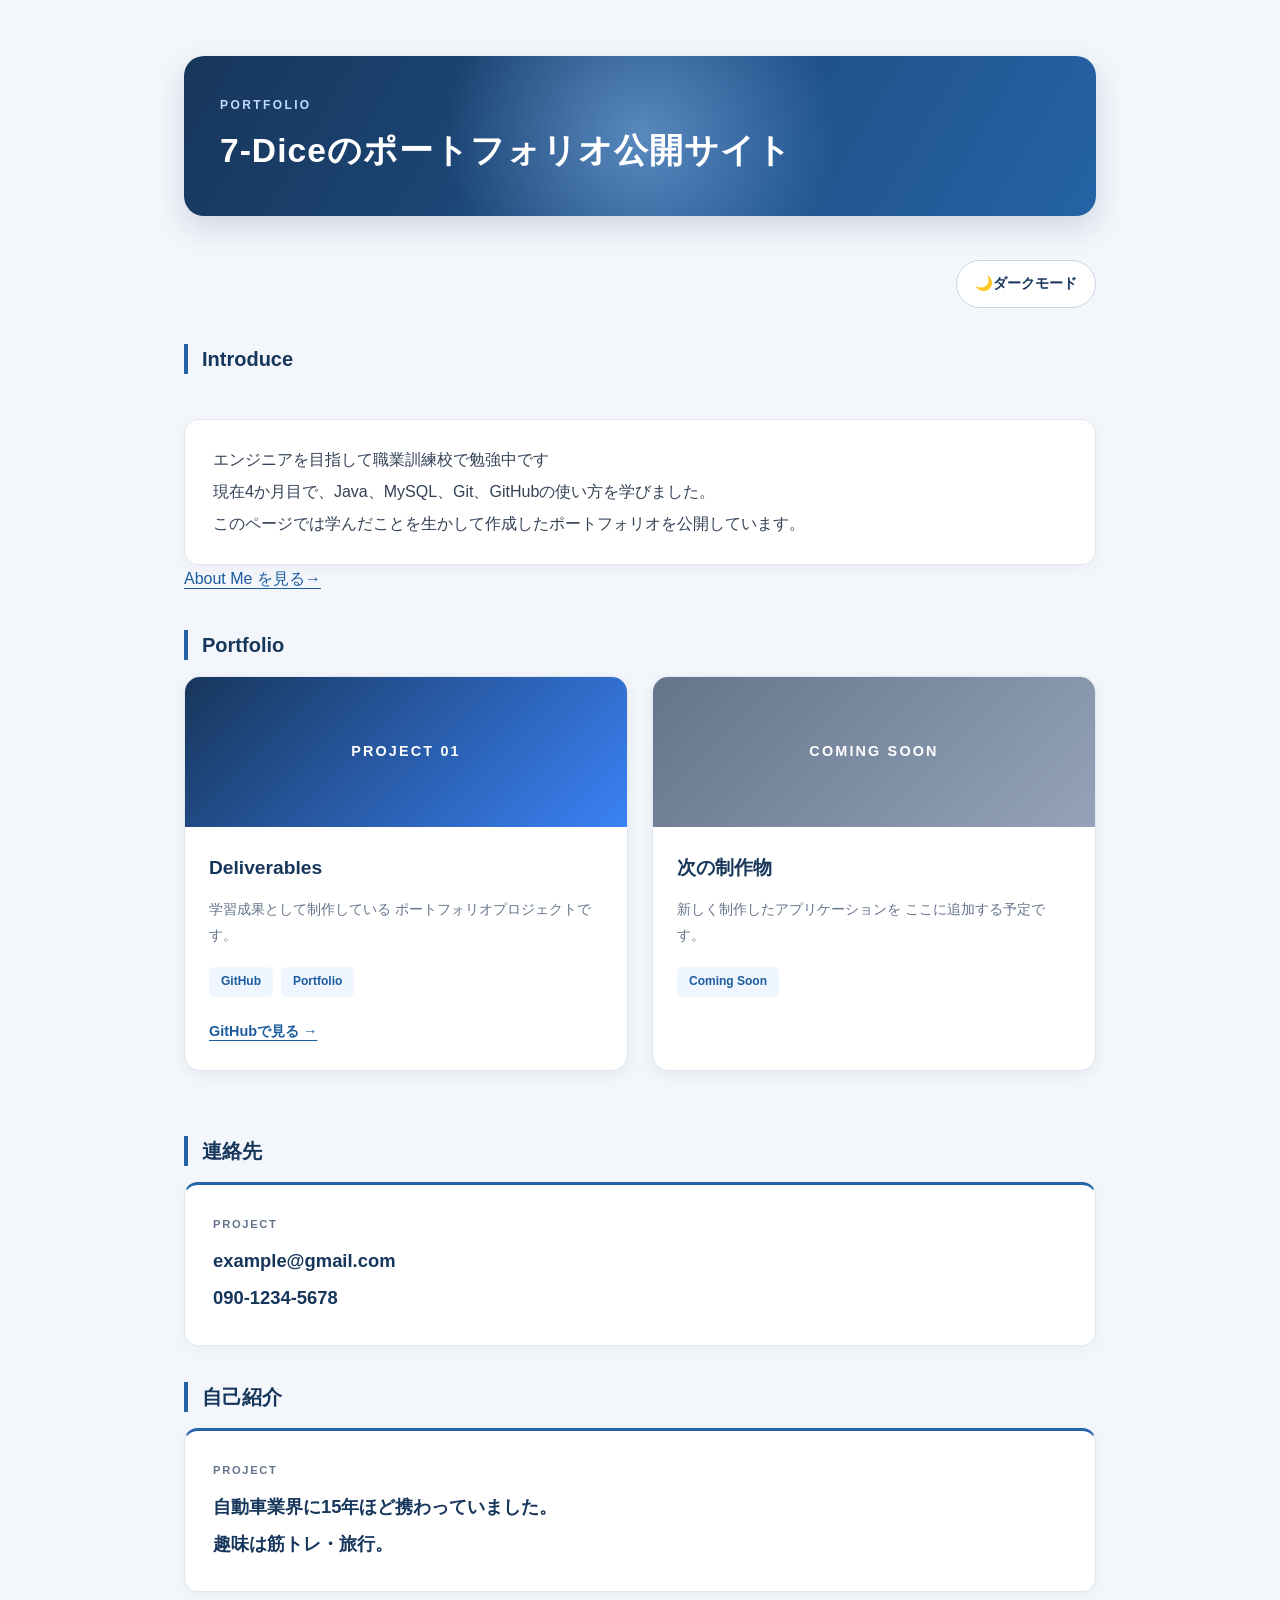
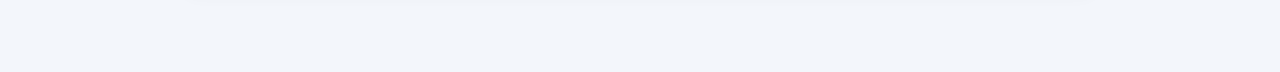
<file: index.html>
<!DOCTYPE html>
<html lang="ja">
<head>
    <meta charset="UTF-8">
    <meta name="viewport" content="width=device-width, initial-scale=1.0">
	<link rel="stylesheet" href="lib/style.css">
</head>
<body>
    <h1>7-Diceのポートフォリオ公開サイト</h1>
	
	<button id="themeToggle" class="theme-toggle" type="button">
		🌙ダークモード
	</button>
	
    <h2 class="reveal">Introduce</h2><br>
	<p>
	    エンジニアを目指して職業訓練校で勉強中です<br>
	    現在4か月目で、Java、MySQL、Git、GitHubの使い方を学びました。<br>
	    このページでは学んだことを生かして作成したポートフォリオを公開しています。
	</p>
	
	<a href="aboutme.html">About Me を見る→</a>
    <h2 class="reveal">Portfolio</h2>
	
	<div class="portfolio-grid">
		    <!-- 作品1：portfolio03 -->
		    <article class="portfolio-card reveal">
		        <div class="portfolio-image">
		            <span>PROJECT 01</span>
		        </div>
		        <div class="portfolio-content">
		            <h3>Deliverables</h3>
		            <p class="portfolio-description">
		                学習成果として制作している
		                ポートフォリオプロジェクトです。
		            </p>
		            <div class="portfolio-tags">
		                <span>GitHub</span>
		                <span>Portfolio</span>
		            </div>
		            <a class="portfolio-link"
		               href="https://github.com/7-Dice/7-Dice.github.io"
		               target="_blank"
		               rel="noopener noreferrer">
		                GitHubで見る →
		            </a>
		        </div>
		    </article>

		    <!-- 作品2：今後追加予定 -->
		    <article class="portfolio-card reveal">
		        <div class="portfolio-image portfolio-image-next">
		            <span>COMING SOON</span>
		        </div>
		        <div class="portfolio-content">
		            <h3>次の制作物</h3>
		            <p class="portfolio-description">
		                新しく制作したアプリケーションを
		                ここに追加する予定です。
		            </p>
		            <div class="portfolio-tags">
		                <span>Coming Soon</span>
		            </div>
		        </div>
		    </article>
		</div><br>
	
	<h2 class="reveal">連絡先</h2>
	<p class="portfolio-card">example@gmail.com<br>
	090-1234-5678</p>
	
	<h2 class="reveal">自己紹介</h2>
	<p class="portfolio-card">自動車業界に15年ほど携わっていました。<br>
		趣味は筋トレ・旅行。
	</p>
	
	<script src="lib/script.js"></script>
</body>
</html>
</file>
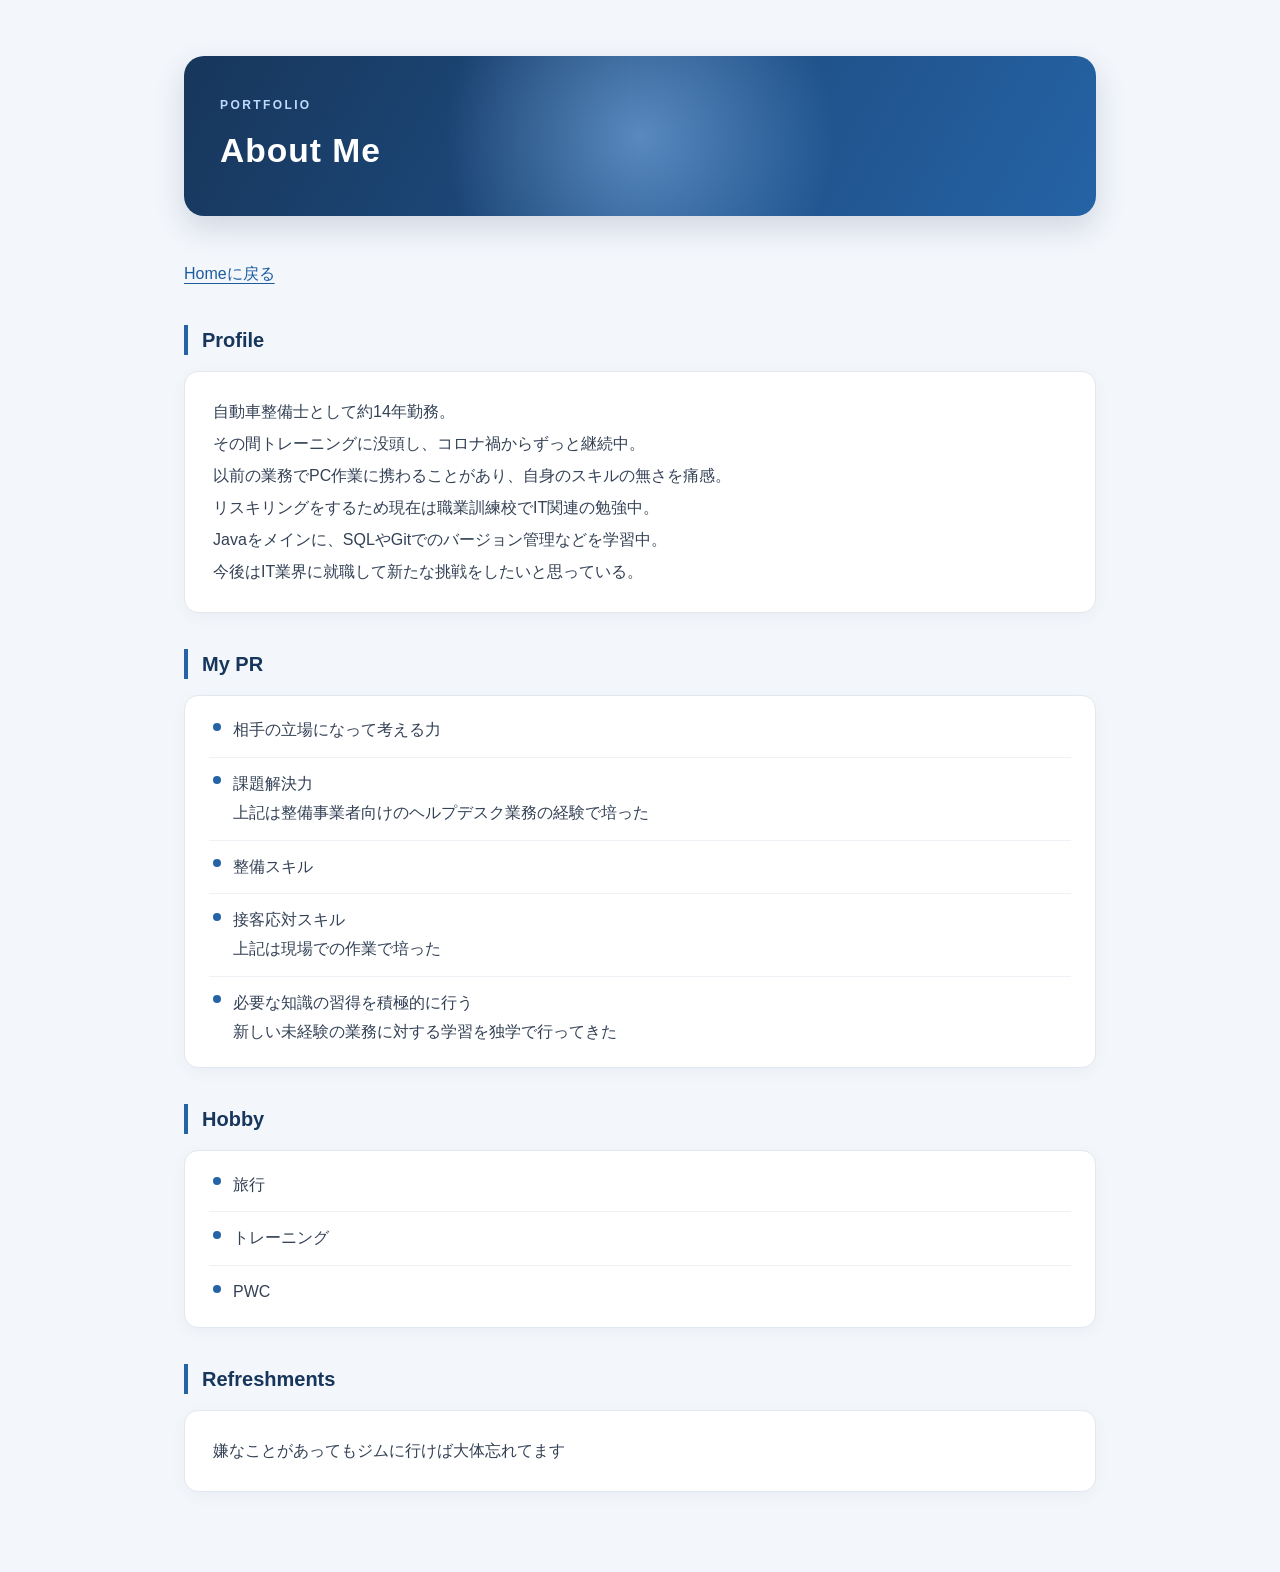
<file: aboutme.html>
<!DOCTYPE html>
<html>
<head>
<meta charset="UTF-8">
<meta name="viewport" content="width=device-width, initial-scale=1.0">
<title>AboutMe | PF公開サイト</title>
<link rel="stylesheet" href="lib/style.css">
</head>
<body>
	<header>
		<h1>About Me</h1>
		<nav aria-label="ページナビゲーション">
			<a href="index.html">Homeに戻る</a>
		</nav>
	</header>
	<main>
		<section>
			<h2>Profile</h2>
			<p>自動車整備士として約14年勤務。<br>
			その間トレーニングに没頭し、コロナ禍からずっと継続中。<br>
			以前の業務でPC作業に携わることがあり、自身のスキルの無さを痛感。<br>
			リスキリングをするため現在は職業訓練校でIT関連の勉強中。<br>
			Javaをメインに、SQLやGitでのバージョン管理などを学習中。<br>
			今後はIT業界に就職して新たな挑戦をしたいと思っている。</p>
		</section>
		<section>
			<h2>My PR</h2>
				<ul>
					<li>相手の立場になって考える力</li>
					<li>課題解決力<br>
					上記は整備事業者向けのヘルプデスク業務の経験で培った</li>
					<li>整備スキル</li>
					<li>接客応対スキル<br>
					上記は現場での作業で培った</li>
					<li>必要な知識の習得を積極的に行う<br>
					新しい未経験の業務に対する学習を独学で行ってきた</li>
				</ul>
		</section>
		<section>
			<h2>Hobby</h2>
				<ul>
					<li>旅行</li>
					<li>トレーニング</li>
					<li>PWC</li>
				</ul>
		</section>
		<section>
			<h2>Refreshments</h2>
			<p>嫌なことがあってもジムに行けば大体忘れてます</p>
		</section>
	</main>
</body>
</html>
</file>
<file: lib/style.css>
/* 余白や枠線を含めて、要素のサイズを計算する */
* {
    box-sizing: border-box;
}

/* ページ全体の背景 */
html {
    min-height: 100%;
    background-color: #f3f6fb;
}

/* コンテンツを中央に配置する */
body {
    max-width: 960px;
    margin: 0 auto;
    padding: 56px 24px 80px;
    font-family: "Segoe UI", "Hiragino Kaku Gothic ProN",
        "Yu Gothic", Meiryo, sans-serif;
    color: #334155;
    line-height: 1.8;
    overflow-wrap: anywhere;
}

/* サイトのタイトル */
h1 {
    margin: 0 0 44px;
    padding: 40px 36px;
    border-radius: 20px;
    background: linear-gradient(120deg, #17365b, #2563a6);
    box-shadow: 0 12px 30px rgba(23, 54, 91, 0.16);
    color: #ffffff;
    font-size: clamp(1.5rem, 3.5vw, 2.1rem);
    line-height: 1.5;
    letter-spacing: 0.03em;
}

/* タイトルの上に添える小さなラベル */
h1::before {
    content: "PORTFOLIO";
    display: block;
    margin-bottom: 12px;
    color: #bfdbfe;
    font-size: 0.75rem;
    font-weight: 600;
    letter-spacing: 0.2em;
}

/* 「自己紹介」「ポートフォリオ」の見出し */
h2 {
    margin: 36px 0 16px;
    padding-left: 14px;
    border-left: 4px solid #2563a6;
    color: #17365b;
    font-size: 1.25rem;
    line-height: 1.5;
}

/* 本文を白いカードとして表示する */
p {
    margin: 0;
    padding: 24px 28px;
    border: 1px solid #e2e8f0;
    border-radius: 14px;
    background-color: #ffffff;
    box-shadow: 0 4px 16px rgba(15, 23, 42, 0.04);
    line-height: 2;
}

/* 作品紹介用のカード */
.portfolio-card {
    padding: 28px;
    border-top: 3px solid #2563a6;
    color: #17365b;
    font-size: 1.15rem;
    font-weight: 700;
}

/* 作品名の上に添える小さなラベル */
.portfolio-card::before {
    content: "PROJECT";
    display: block;
    margin-bottom: 8px;
    color: #64748b;
    font-size: 0.7rem;
    font-weight: 600;
    letter-spacing: 0.15em;
}

/* リンクを追加した場合の見た目 */
a {
    color: #1d5c9f;
    text-decoration-thickness: 1px;
    text-underline-offset: 4px;
}

a:hover {
    color: #123b68;
    text-decoration-thickness: 2px;
}

a:focus-visible {
    outline: 3px solid #2563a6;
    outline-offset: 5px;
}

/* スマートフォンなど、画面が狭い場合 */
@media (max-width: 600px) {
    body {
        padding: 28px 16px 48px;
    }

    h1 {
        margin-bottom: 32px;
        padding: 28px 20px;
        border-radius: 16px;
    }

    h2 {
        margin-top: 28px;
        font-size: 1.1rem;
    }

    p,
    .portfolio-card {
        padding: 20px;
    }
}


/* =========================================================
   JavaScript と組み合わせた演出
   ========================================================= */

/* ダークモードの切り替えボタン */
.theme-toggle {
    display: block;
    margin: 0 0 18px auto;
    padding: 10px 18px;
    border: 1px solid #cbd5e1;
    border-radius: 999px;
    background: #ffffff;
    color: #17365b;
    font: inherit;
    font-size: 0.9rem;
    font-weight: 700;
    cursor: pointer;
    transition: background-color 0.2s, transform 0.2s;
}

.theme-toggle:hover {
    background-color: #e8f1ff;
    transform: translateY(-2px);
}

.theme-toggle:focus-visible {
    outline: 3px solid #2563a6;
    outline-offset: 3px;
}

/* タイトル上をマウスが動くと光の位置が変わる */
h1 {
    background:
        radial-gradient(circle at var(--mouse-x, 50%) var(--mouse-y, 50%),
            rgba(147, 197, 253, 0.5), transparent 42%),
        linear-gradient(120deg, #17365b, #2563a6);
}

/* 画面内に入ると、ふわっと表示する */
.js-enabled .reveal {
    opacity: 0;
    transform: translateY(22px);
    transition: opacity 0.7s ease, transform 0.7s ease;
}

.js-enabled .reveal.is-visible {
    opacity: 1;
    transform: translateY(0);
}

/* 作品カードはマウスを乗せると少し浮く */
.portfolio-card {
    transition: box-shadow 0.25s ease, transform 0.25s ease,
        opacity 0.7s ease;
}

.portfolio-card.is-visible:hover {
    transform: translateY(-5px);
    box-shadow: 0 12px 32px rgba(23, 54, 91, 0.16);
}

/* ダークモード */
html.dark {
    background-color: #0b1220;
}

.dark body {
    color: #cbd5e1;
}

.dark h2 {
    color: #bfdbfe;
    border-left-color: #60a5fa;
}

.dark p {
    background-color: #182337;
    color: #e2e8f0;
    border-color: #334155;
    box-shadow: 0 5px 18px rgba(0, 0, 0, 0.2);
}

.dark .portfolio-card {
    border-top-color: #60a5fa;
}

.dark .portfolio-card::before {
    color: #94a3b8;
}

.dark .theme-toggle {
    color: #e2e8f0;
    background-color: #1e293b;
    border-color: #475569;
}

.dark .theme-toggle:hover {
    background-color: #334155;
}

.dark a {
    color: #93c5fd;
}

/* アニメーションを控えたい設定の人には、動かさず表示する */
@media (prefers-reduced-motion: reduce) {
    .js-enabled .reveal {
        opacity: 1;
        transform: none;
        transition: none;
    }

    .theme-toggle,
    .portfolio-card {
        transition: none;
    }

    .theme-toggle:hover,
    .portfolio-card.is-visible:hover {
        transform: none;
    }
}


/* ==========================================
   ポートフォリオ一覧
   ========================================== */

/* カードを横並びにする */
.portfolio-grid {
    display: grid;
    grid-template-columns: repeat(2, minmax(0, 1fr));
    gap: 24px;
}

/* カード全体 */
.portfolio-grid .portfolio-card {
    padding: 0;
    overflow: hidden;
    background: #ffffff;
    border: 1px solid #e2e8f0;
    border-radius: 16px;
    box-shadow: 0 4px 16px rgba(15, 23, 42, 0.06);
    color: #334155;
    font-size: 1rem;
    font-weight: normal;
    transition:
        transform 0.25s ease,
        box-shadow 0.25s ease,
        opacity 0.7s ease;
}

/* 既存の擬似要素によるPROJECT表示を無効化 */
.portfolio-grid .portfolio-card::before {
    content: none;
}

/* カードのホバー演出 */
.portfolio-grid .portfolio-card:hover {
    transform: translateY(-5px);
    box-shadow: 0 12px 32px rgba(23, 54, 91, 0.15);
}

/* カード上部の画像領域 */
.portfolio-image {
    display: flex;
    align-items: center;
    justify-content: center;
    height: 150px;
    background: linear-gradient(135deg, #17365b, #3b82f6);
    color: white;
    font-size: 0.9rem;
    font-weight: 700;
    letter-spacing: 0.15em;
}

/* 制作予定カード */
.portfolio-image-next {
    background: linear-gradient(135deg, #64748b, #94a3b8);
}

/* カード本文 */
.portfolio-content {
    padding: 24px;
}

.portfolio-content h3 {
    margin: 0 0 12px;
    color: #17365b;
    font-size: 1.2rem;
}

/* 作品の説明文 */
.portfolio-grid .portfolio-description {
    margin: 0 0 18px;
    padding: 0;
    border: none;
    border-radius: 0;
    background: transparent;
    box-shadow: none;
    color: #64748b;
    font-size: 0.9rem;
    font-weight: normal;
    line-height: 1.8;
}

/* 使用技術タグ */
.portfolio-tags {
    display: flex;
    flex-wrap: wrap;
    gap: 8px;
    margin-bottom: 20px;
}

.portfolio-tags span {
    padding: 4px 12px;
    border-radius: 6px;
    background: #eff6ff;
    color: #1d5c9f;
    font-size: 0.75rem;
    font-weight: 600;
}

/* GitHubへのリンク */
.portfolio-link {
    display: inline-block;
    font-size: 0.9rem;
    font-weight: 700;
}

/* ==========================================
   ダークモード対応
   ========================================== */

.dark .portfolio-grid .portfolio-card {
    background: #182337;
    border-color: #334155;
    color: #e2e8f0;
}

.dark .portfolio-content h3 {
    color: #bfdbfe;
}

.dark .portfolio-grid .portfolio-description {
    background: transparent;
    color: #cbd5e1;
    box-shadow: none;
}

.dark .portfolio-tags span {
    background: #1e3a5f;
    color: #bfdbfe;
}

/* My PR・Hobby のリスト */
section > ul {
    margin: 0;
    padding: 8px 24px;
    list-style: none;
    border: 1px solid #e2e8f0;
    border-radius: 14px;
    background-color: #ffffff;
    box-shadow: 0 4px 16px rgba(15, 23, 42, 0.04);
}

section > ul > li {
    position: relative;
    padding: 12px 0 12px 24px;
}

section > ul > li + li {
    border-top: 1px solid #eef2f7;
}

section > ul > li::before {
    content: "";
    position: absolute;
    top: 1.15em;
    left: 4px;
    width: 8px;
    height: 8px;
    border-radius: 50%;
    background-color: #2563a6;
}

/* ダークモード */
.dark section > ul {
    border-color: #334155;
    background-color: #182337;
    box-shadow: 0 5px 18px rgba(0, 0, 0, 0.2);
}

.dark section > ul > li + li {
    border-top-color: #334155;
}

.dark section > ul > li::before {
    background-color: #60a5fa;
}

/* ==========================================
   レスポンシブ対応
   ========================================== */

@media (max-width: 600px) {
    .portfolio-grid {
        grid-template-columns: 1fr;
    }

    .portfolio-image {
        height: 130px;
    }

    .portfolio-content {
        padding: 20px;
    }
	
	section > ul {
	    padding: 6px 18px;
	}

	section > ul > li {
	    padding: 10px 0 10px 22px;
	}
}

/* アニメーション軽減設定 */
@media (prefers-reduced-motion: reduce) {
    .portfolio-grid .portfolio-card {
        transition: none;
    }

    .portfolio-grid .portfolio-card:hover {
        transform: none;
    }
}
</file>
